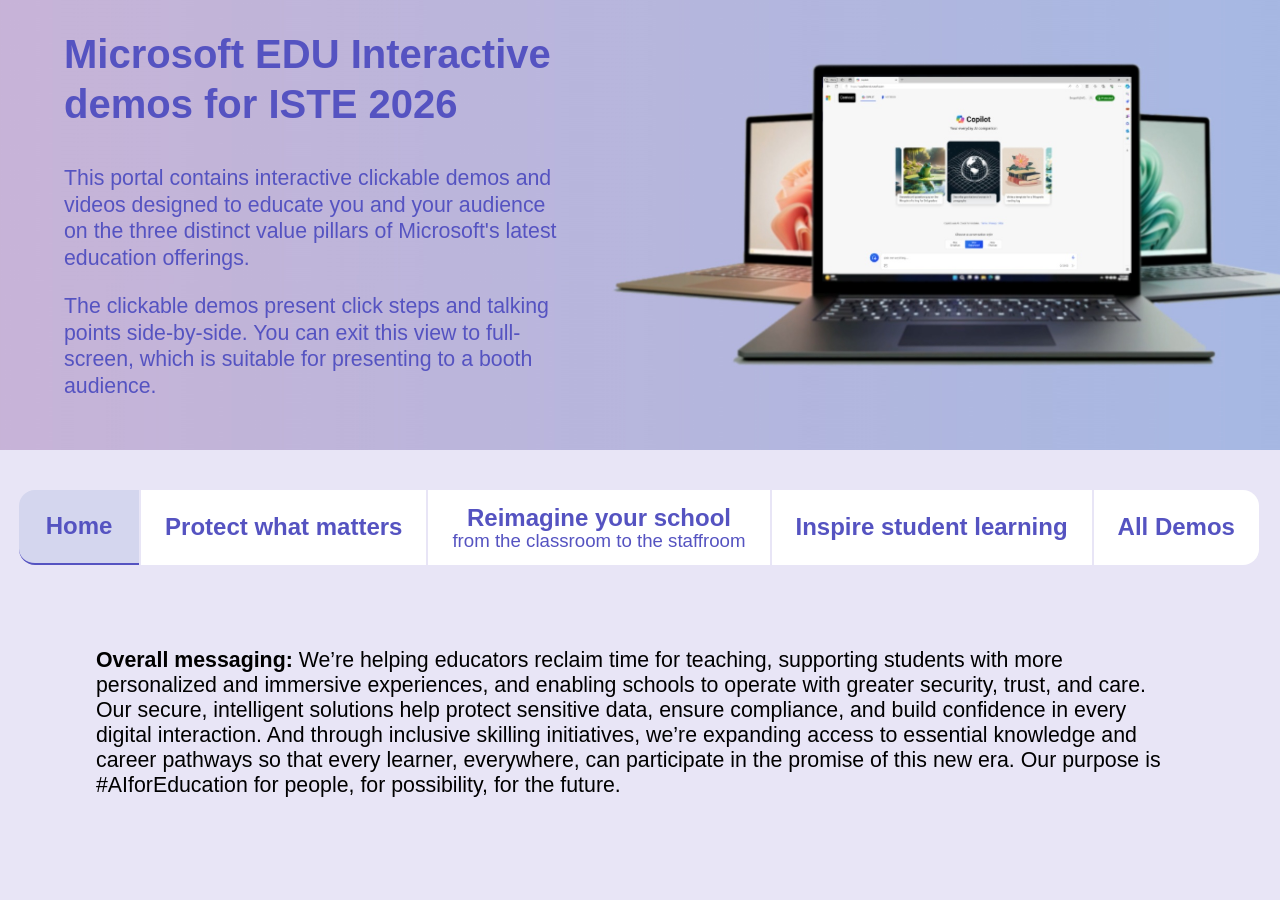
<file: index.html>
<!DOCTYPE html>
<html lang="en">

<head>
    <meta charset="UTF-8">
    <meta name="viewport" content="width=device-width, initial-scale=1.0">
    <title>Microsoft Education Demos (ISTE 2026)</title>
    <link rel="icon" type="image/x-icon" href="./icons/favicon.ico">
    <link rel="stylesheet" href="portalstyles.css">
</head>

<body class="homepage">
    <div class="home-banner">
        <div class="home-banner-left">
            <div class="title">Microsoft EDU Interactive demos for ISTE 2026</div>
            <div class="subtitle">
                <p>This portal contains interactive clickable demos and videos designed to educate you and your audience
                    on the three distinct value pillars of Microsoft's latest education offerings.</p>
                <p>
                    The clickable demos present click steps and talking points side-by-side. You can exit this view to
                    full-screen, which is suitable for presenting to a booth audience.</p>
            </div>
        </div>
        <div class="home-banner-right"></div>
    </div>
    <app-navigation></app-navigation>
    <div class="home-overall-message">
        <b>Overall messaging:</b>
        We’re helping educators reclaim time for teaching, supporting students with more personalized and immersive
        experiences, and enabling schools to operate with greater security, trust, and care. Our secure, intelligent
        solutions help protect sensitive data, ensure compliance, and build confidence in every digital interaction. And
        through inclusive skilling initiatives, we’re expanding access to essential knowledge and career pathways so
        that every learner, everywhere, can participate in the promise of this new era. Our purpose is #AIforEducation
        for people, for possibility, for the future.
    </div>
    <script src="analytics.js"></script>
    <script src="templates.js"></script>
</body>

</html>
</file>
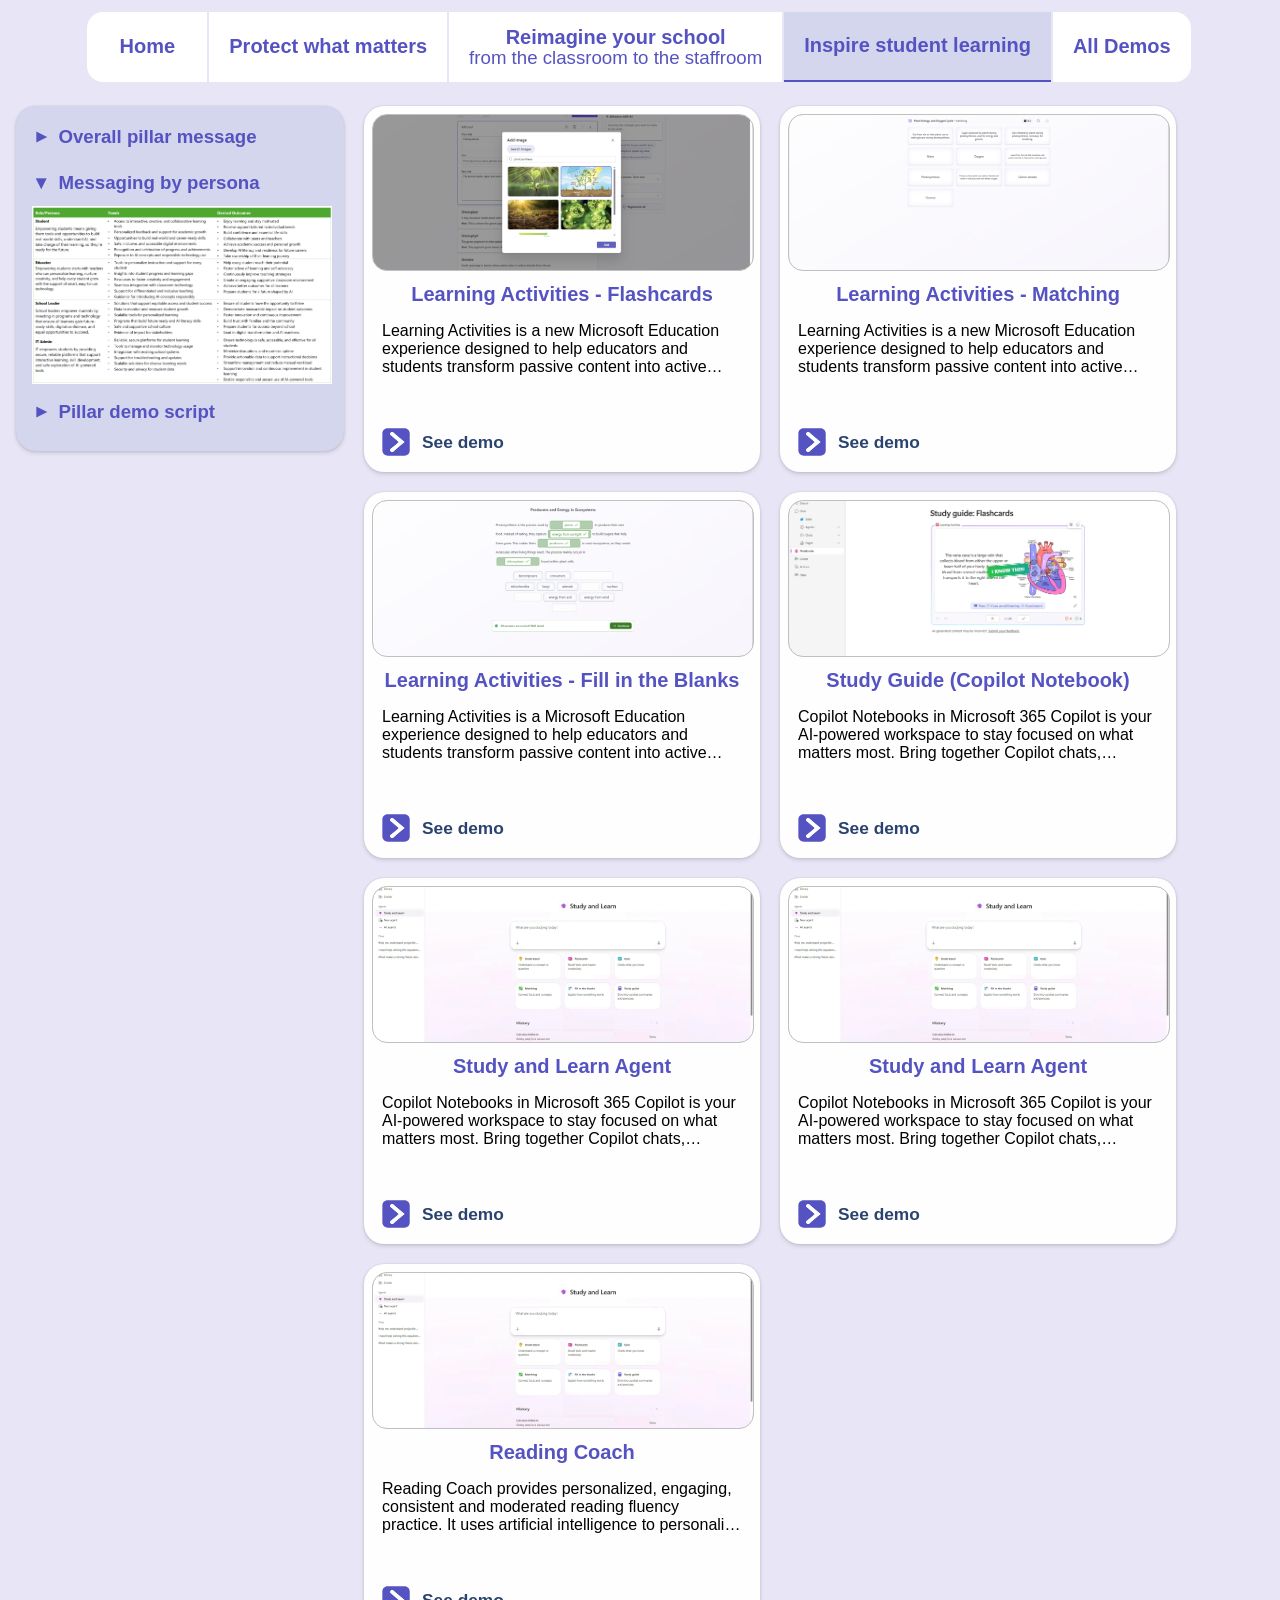
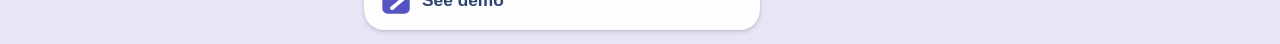
<file: accelerate.html>
<!DOCTYPE html>
<html lang="en">

<head>
    <meta charset="UTF-8">
    <meta name="viewport" content="width=device-width, initial-scale=1.0">
    <title>Inspire Student Learning</title>
    <link rel="icon" type="image/x-icon" href="./icons/favicon.ico">
    <link rel="stylesheet" href="https://cdnjs.cloudflare.com/ajax/libs/font-awesome/4.7.0/css/font-awesome.min.css">
    <link rel="stylesheet" href="portalstyles.css">
    <style type="text/css">
        .filter-pillar {
            display: none;
        }
    </style>
</head>

<body>
    <app-navigation></app-navigation>
    <div class="container">
        <app-filter-panel style="display: none;"></app-filter-panel>
        <div id="demo-pillar-info">
            <p class="pillar-category-title collapsed">Overall pillar message</p>
            <div class="pillar-content hidden">
                In today’s rapidly evolving world, academic knowledge alone isn’t enough students need practical skills,
                digital fluency, and the confidence to lead their own learning journey. By integrating AI-powered tools
                and platforms, schools can deliver personalized learning experiences, real-time feedback, and
                opportunities for creativity and collaboration.<br />
                This empowers students to develop essential skills, understand how AI shapes their future, and become
                active participants in their own learning journey.
            </div>
            <p class="pillar-category-title ">Messaging by persona</p>
            <div class="pillar-content ">
                <div class="persona-thumbnail">
                    <img title="Click to expand" alt="Detailed messaging by persona" src="./images/persona-matrix-empower-students.png"
                    onclick="displayImageInModal('./images/persona-matrix-empower-students.png', 'Empower Your Students: messaging by persona');" />
                </div>                
            </div>
            <p class="pillar-category-title collapsed">Pillar demo script</p>
            <div class="pillar-content indented hidden">
                <i class="fa fa-file-word-o" aria-hidden="true"></i>
                <a href="https://microsoft.sharepoint.com/:w:/t/ISTEDemobooth/cQrUnA51YCwMSLK01uvhRZONEgUCu7HagPNALBxSx4e4yQQnrA">Demo script (in MS Teams)</a>
            </div>

        </div>
        <div class="right">
            <div id="demo-container">Demo card placeholder</div>
        </div>
    </div>

    <!-- Modal popup: demo page -->
    <app-demo-page></app-demo-page>

    <!-- Modal popup: image modal -->
    <app-image-modal></app-image-modal>

    <!-- Modal popup: video player -->
    <div id="videoModal" class="modal"></div>
    <div id="replayContainer"></div>
    <div id="regaleVideoRef"></div>

    <script src="analytics.js"></script>
    <script src="templates.js"></script>
    <script src="fportal.js"></script>
    <script>
        document.addEventListener('DOMContentLoaded', function () {
            setPillarFilter("Inspire student learning");
            initializePillarToggle();
        });

        getDemoItemFromUrl();
    </script>
</body>

</html>
</file>
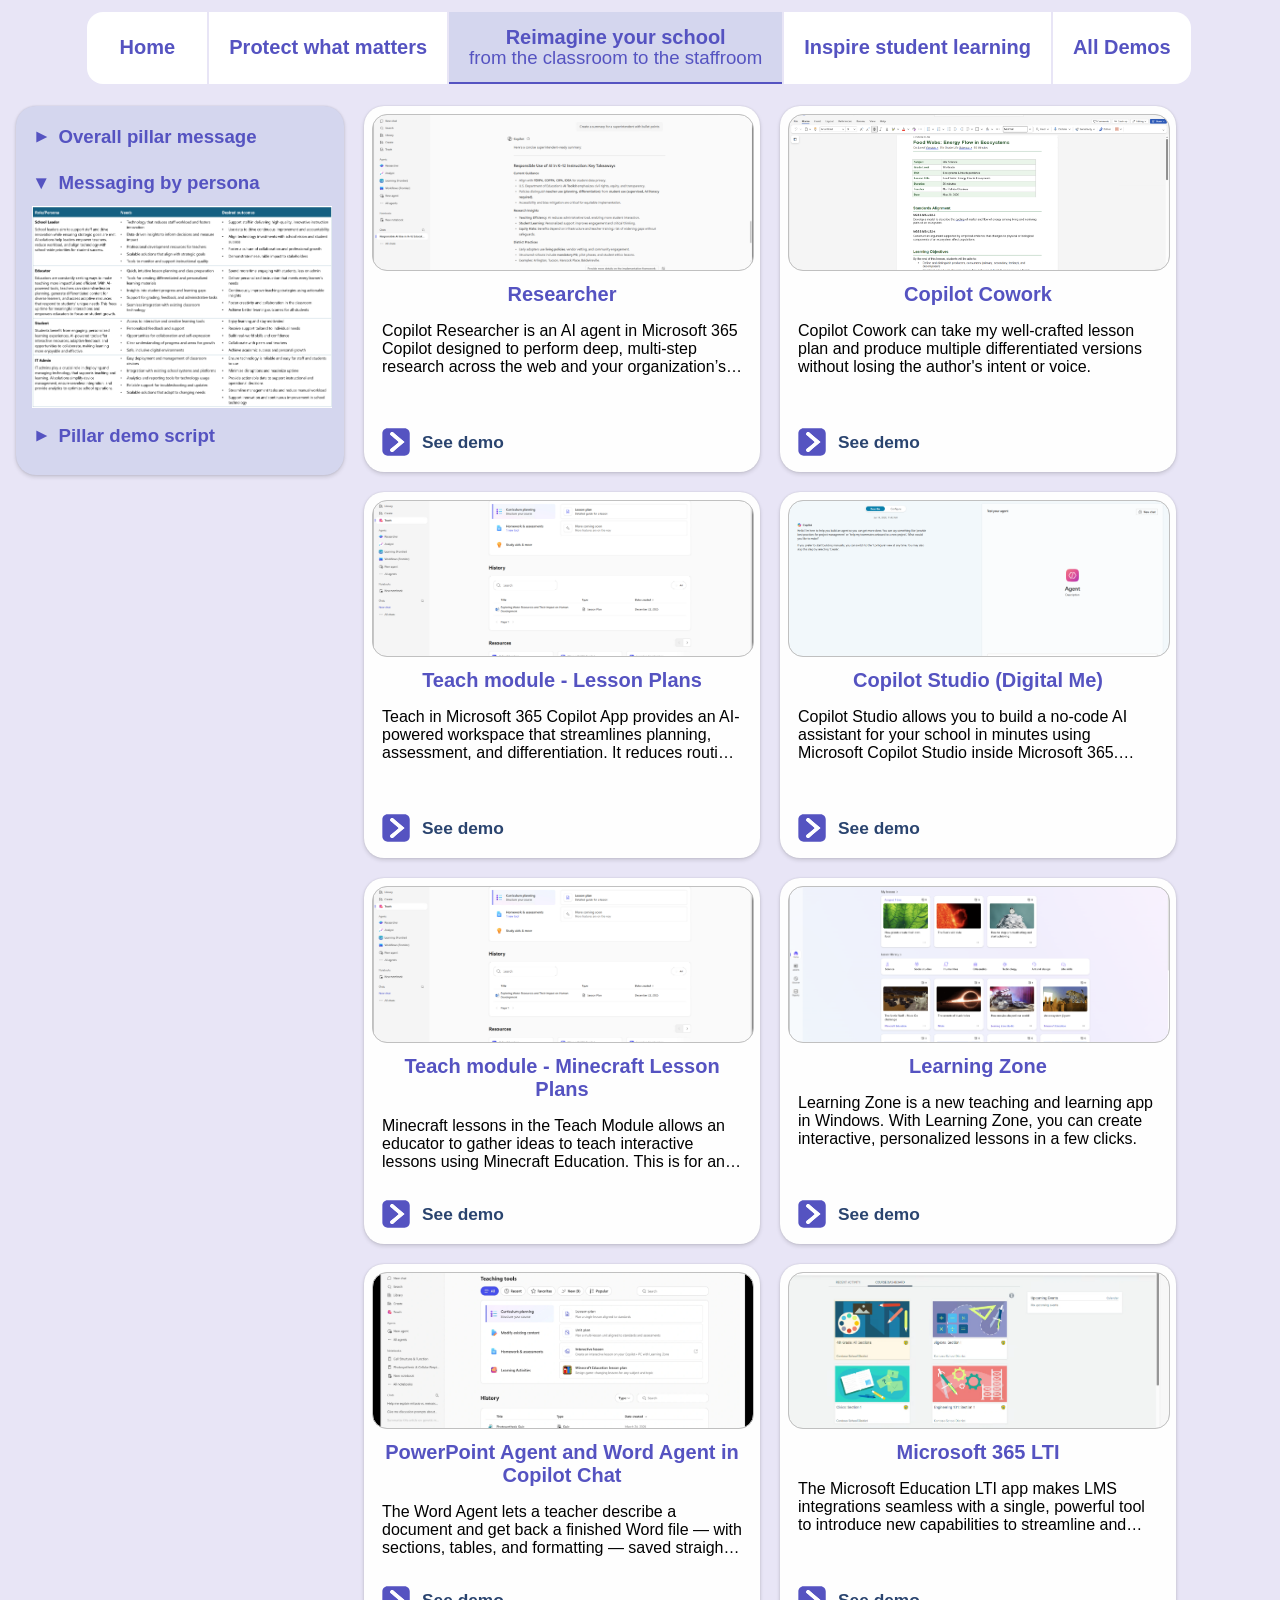
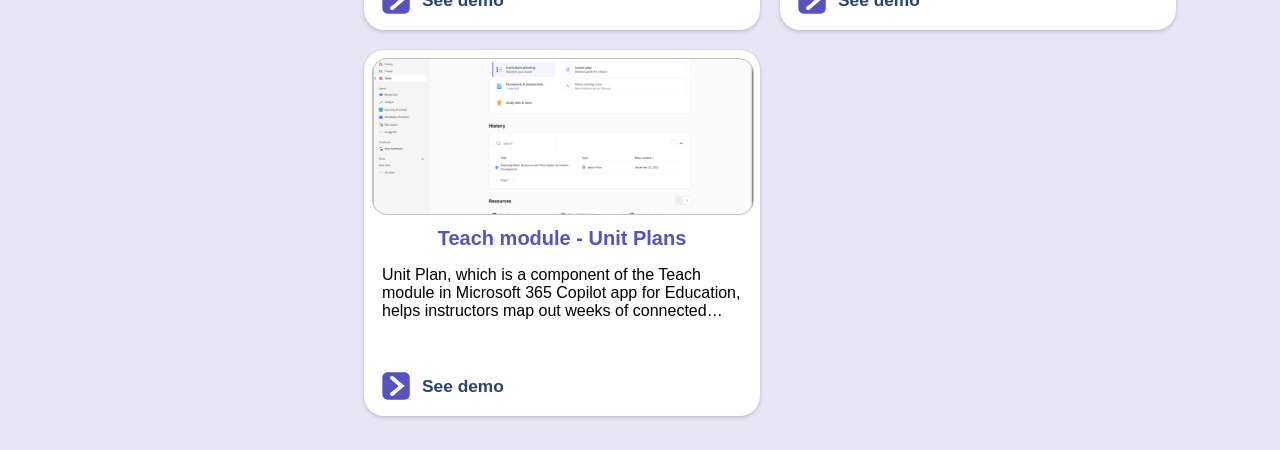
<file: ai.html>
<!DOCTYPE html>
<html lang="en">

<head>
    <meta charset="UTF-8">
    <meta name="viewport" content="width=device-width, initial-scale=1.0">
    <title>Reimagine Your School - from the classroom to the staffroom</title>
    <link rel="icon" type="image/x-icon" href="./icons/favicon.ico">
    <link rel="stylesheet" href="https://cdnjs.cloudflare.com/ajax/libs/font-awesome/4.7.0/css/font-awesome.min.css">
    <link rel="stylesheet" href="portalstyles.css">
    <style type="text/css">
        .filter-pillar {
            display: none;
        }
    </style>
</head>

<body>
    <app-navigation></app-navigation>
    <div class="container">
        <app-filter-panel style="display: none;"></app-filter-panel>
        <div id="demo-pillar-info">
            <p class="pillar-category-title collapsed">Overall pillar message</p>
            <div class="pillar-content hidden">
                Transform learning from the classroom to the staffroom with the power of artificial intelligence. AI
                helps educators, school leaders, IT professionals, and students achieve more by reducing administrative
                tasks, personalizing learning, and delivering actionable insights.<br />
                Enhance instruction with streamlined class preparation, differentiated content, and adaptive tools,
                supported by insights that empower educators to focus on what matters most: student growth and
                engagement.<br />
                Create inclusive digital experiences by using generative AI to simplify operations and provide
                conversational campus support. Turn insights into action to boost engagement, accelerate research, and
                enable data-driven decisions, all while safeguarding sensitive information.<br />
                Innovate with confidence in a secure, flexible, and connected AI-ready foundation across hybrid and
                multi-cloud environment.
            </div>

            <p class="pillar-category-title ">Messaging by persona</p>
            <div class="pillar-content ">
                <div class="persona-thumbnail">
                    <img title="Click to expand" alt="Detailed messaging by persona" src="./images/persona-matrix-reimagine-school.png"
                    onclick="displayImageInModal('./images/persona-matrix-reimagine-school.png', 'Reimagine Your School: messaging by persona');" />
                </div>                
            </div>
            <p class="pillar-category-title collapsed">Pillar demo script</p>
            <div class="pillar-content indented hidden">
                <i class="fa fa-file-word-o" aria-hidden="true"></i>
                <a href="https://microsoft.sharepoint.com/:w:/t/ISTEDemobooth/cQoqRubaGF9MRLKU7A-xMe7zEgUCWTt1ri-LMcuJty5jOAvOVQ">Demo script (in MS Teams)</a>
            </div>
        </div>
        <div id="demo-container">Demo card placeholder</div>
    </div>
    </div>

    <!-- Modal popup: demo page -->
    <app-demo-page></app-demo-page>

    <!-- Modal popup: image modal -->
    <app-image-modal></app-image-modal>

    <!-- Modal popup: video player -->
    <div id="videoModal" class="modal"></div>
    <div id="replayContainer"></div>
    <div id="regaleVideoRef"></div>

    <script src="analytics.js"></script>
    <script src="templates.js"></script>
    <script src="fportal.js"></script>
    <script>
        document.addEventListener('DOMContentLoaded', function () {
            setPillarFilter("Reimagine your school");
            initializePillarToggle();
        });

        getDemoItemFromUrl();
    </script>
</body>

</html>
</file>
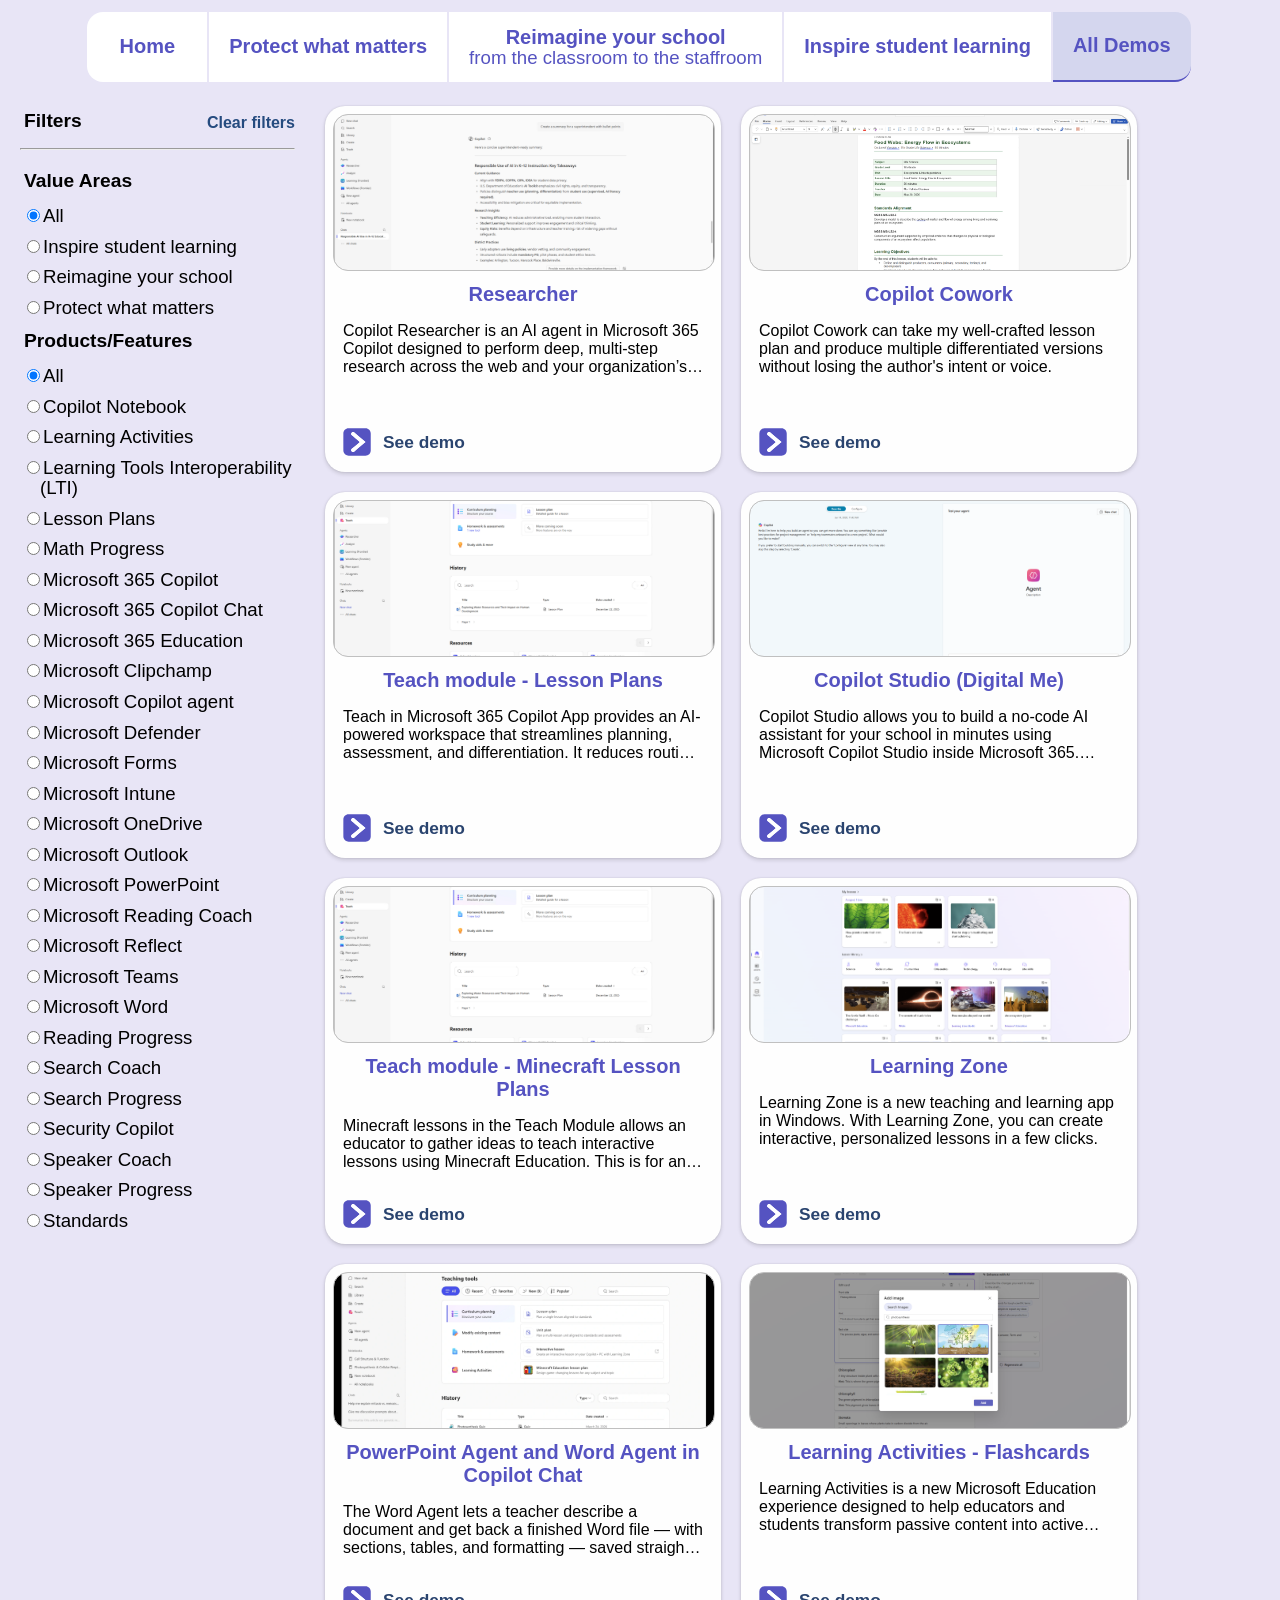
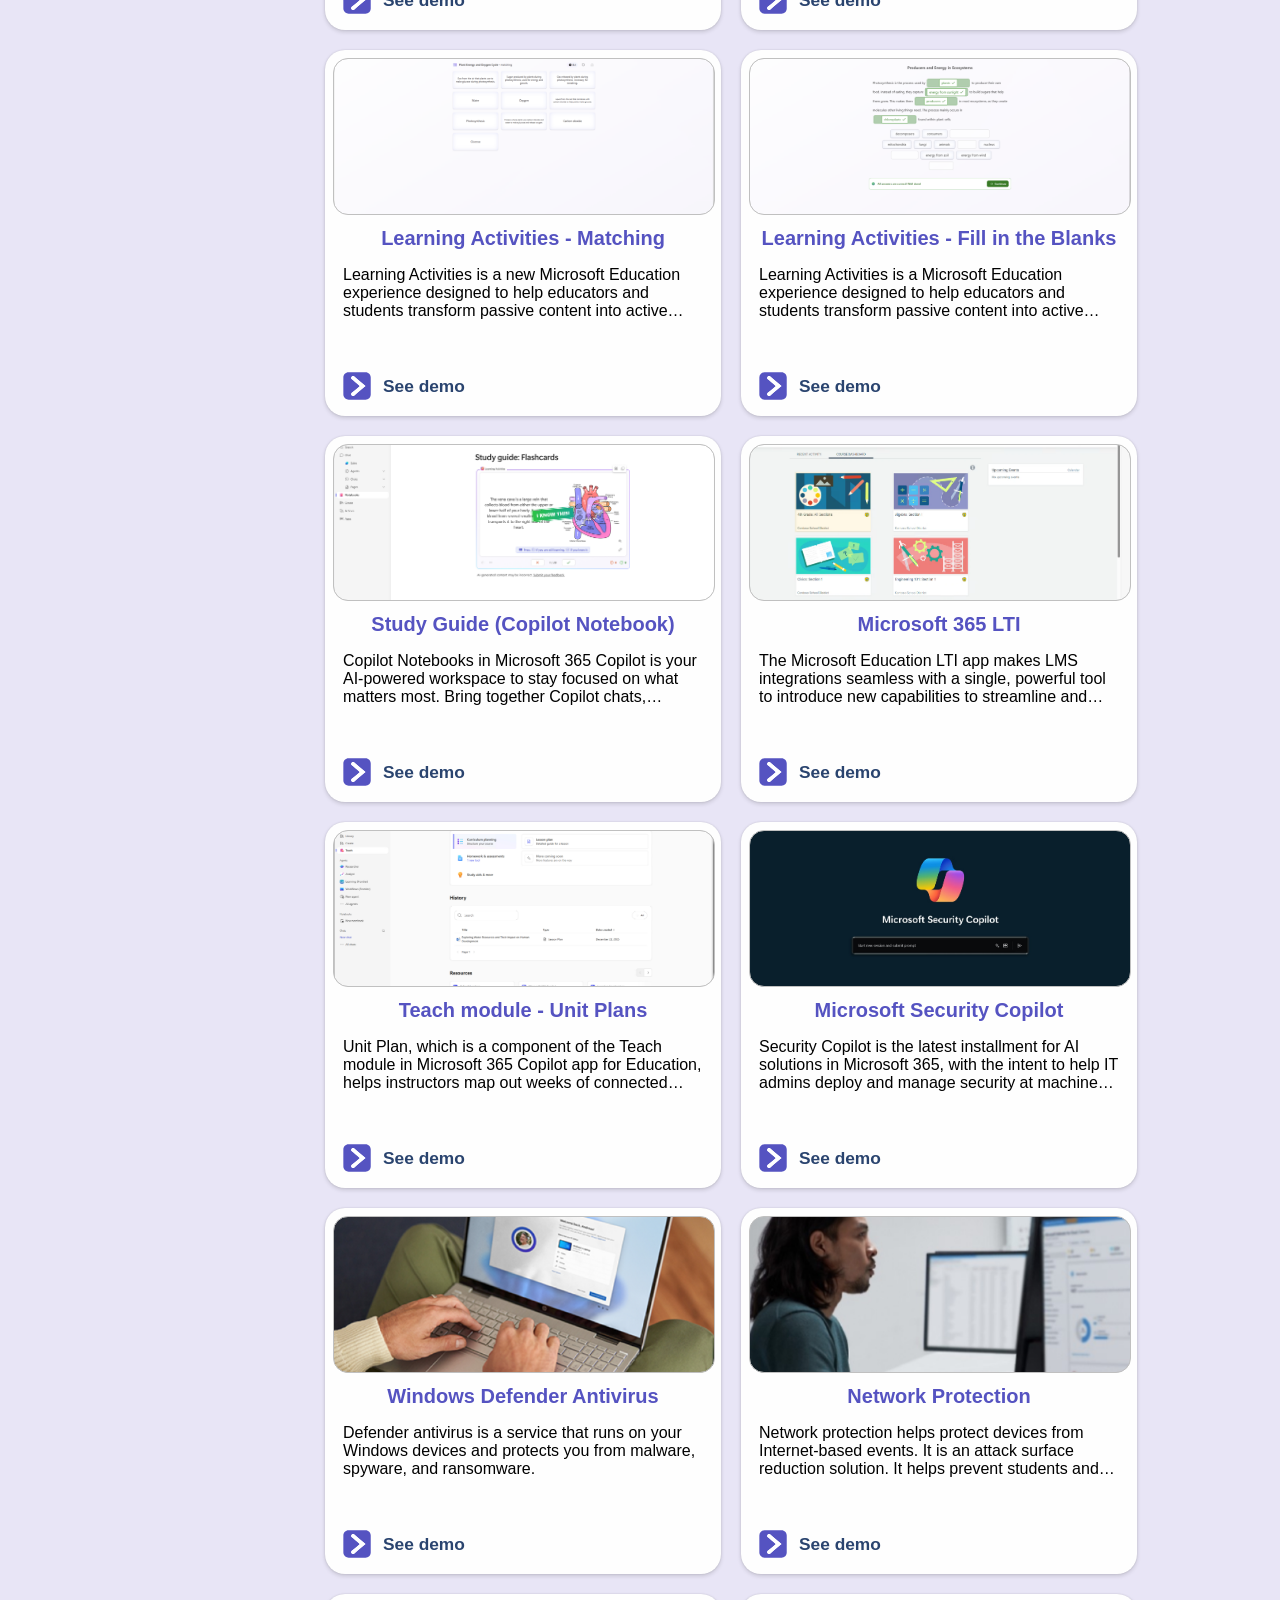
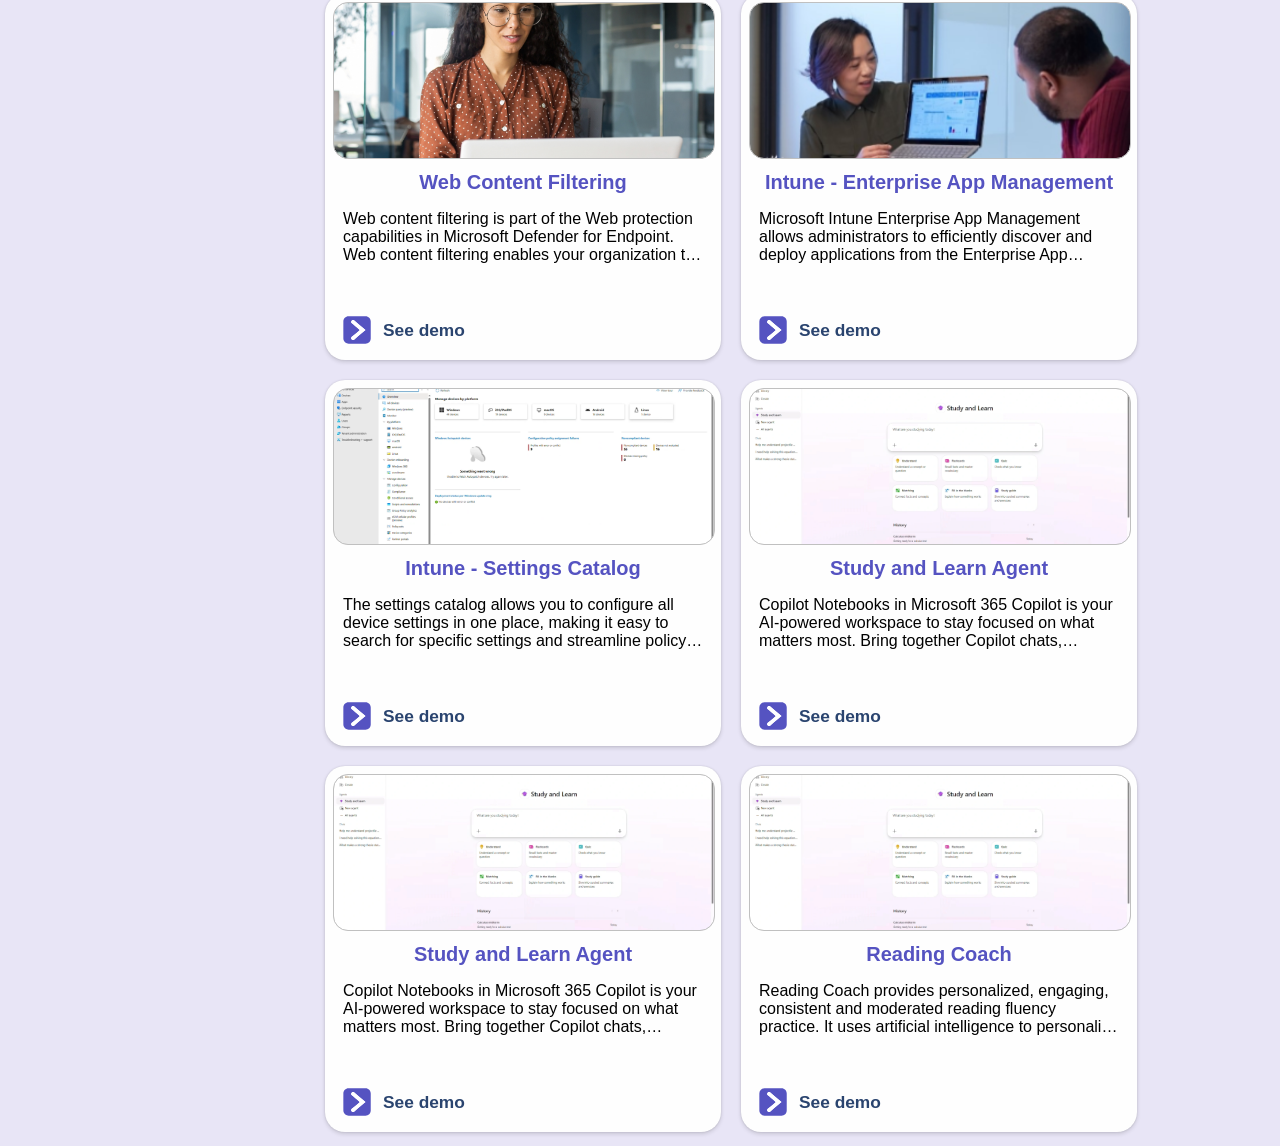
<file: alldemos.html>
<!DOCTYPE html>
<html lang="en">

<head>
    <meta charset="UTF-8">
    <meta name="viewport" content="width=device-width, initial-scale=1.0">
    <title>All Demos</title>
    <link rel="icon" type="image/x-icon" href="./icons/favicon.ico">
    <link rel="stylesheet" href="https://cdnjs.cloudflare.com/ajax/libs/font-awesome/4.7.0/css/font-awesome.min.css">
    <link rel="stylesheet" href="portalstyles.css">
</head>

<body>
    <app-navigation></app-navigation>
    
    <div class="container">
        <app-filter-panel></app-filter-panel>
        <div class="right">
            <div id="demo-pillar-info" style="display: none;"></div>
            <div id="demo-container">Demo card placeholder</div>
        </div>
    </div>

    <!-- Modal popup: demo page -->
     <app-demo-page></app-demo-page>

    <!-- Modal popup: video player -->
    <div id="videoModal" class="modal"></div>
    <div id="replayContainer"></div>
    <div id="regaleVideoRef"></div>

    <script src="analytics.js"></script>
    <script src="templates.js"></script>
    <script src="fportal.js"></script>
    <script>
        getDemoItemFromUrl();
    </script>
</body>

</html>
</file>
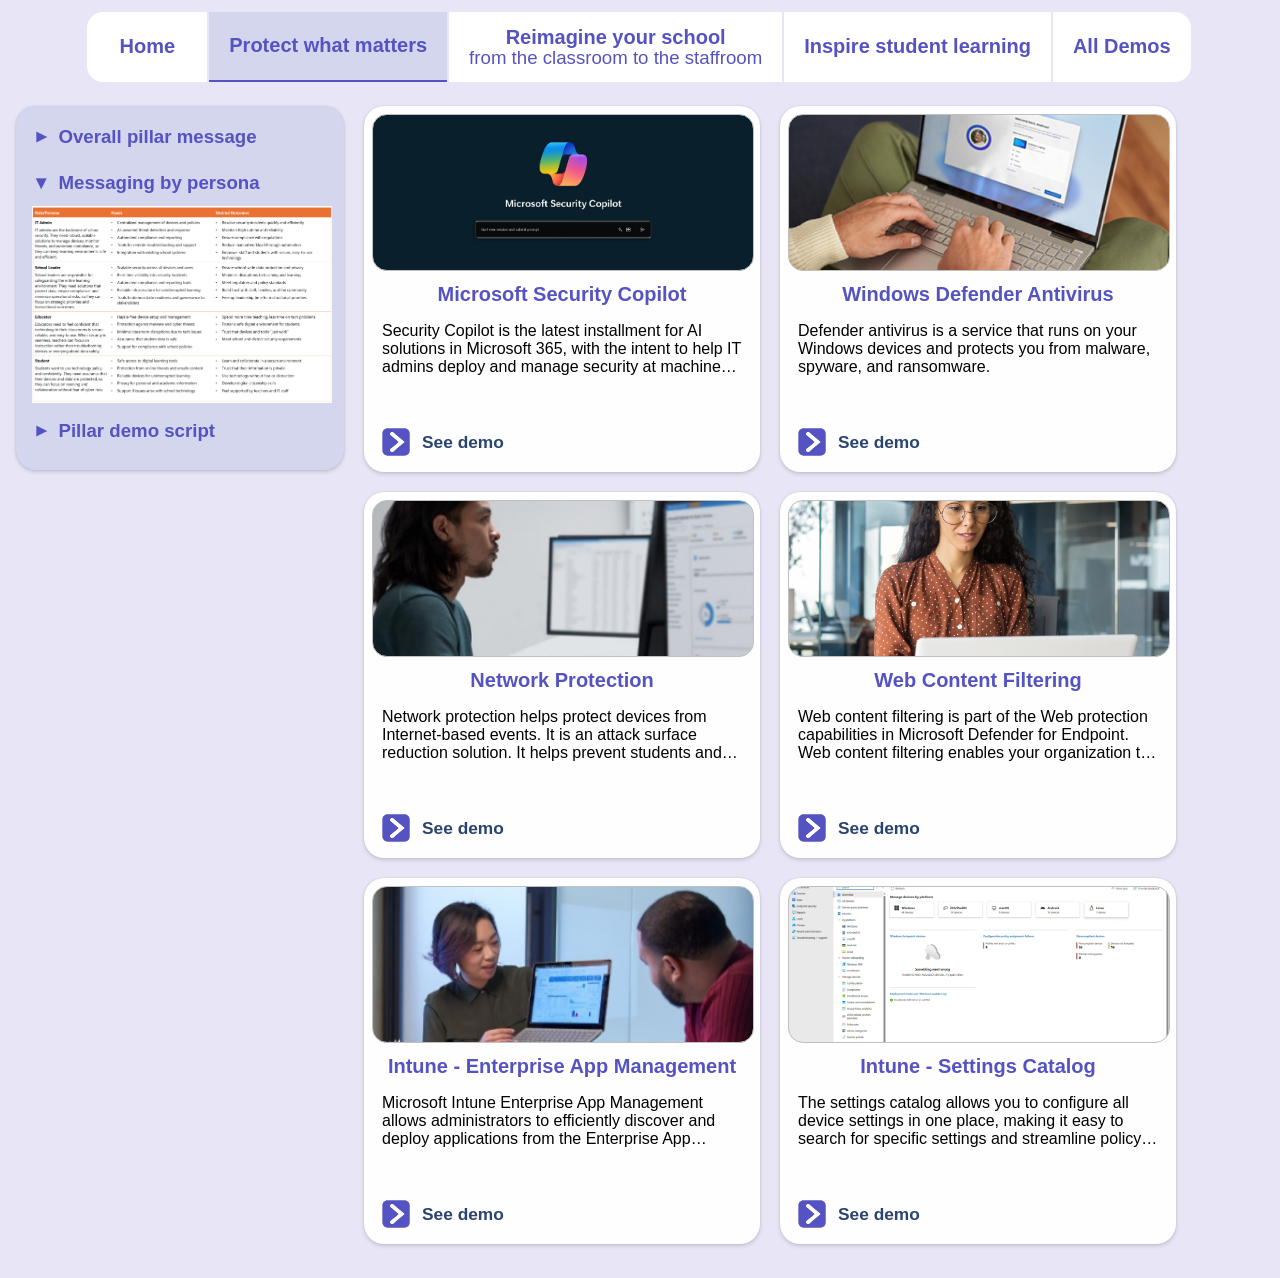
<file: secure.html>
<!DOCTYPE html>
<html lang="en">

<head>
    <meta charset="UTF-8">
    <meta name="viewport" content="width=device-width, initial-scale=1.0">
    <title>Protect what matters</title>
    <link rel="icon" type="image/x-icon" href="./icons/favicon.ico">
    <link rel="stylesheet" href="https://cdnjs.cloudflare.com/ajax/libs/font-awesome/4.7.0/css/font-awesome.min.css">
    <link rel="stylesheet" href="portalstyles.css">
    <style type="text/css">
        .filter-pillar {
            display: none;
        }
    </style>
</head>

<body>
    <app-navigation></app-navigation>
    <div class="container">
        <app-filter-panel style="display: none;"></app-filter-panel>
        <div id="demo-pillar-info">
            <p class="pillar-category-title collapsed">Overall pillar message</p>
            <div class="pillar-content hidden">
                Protect what matters is about empowering schools to safeguard their digital environments with
                advanced, AI-powered tools—so that learning is never interrupted by security threats. Microsoft builds
                on trust by delivering solutions that protect identities, devices, and data, ensuring compliance and
                resilience across every layer of the education ecosystem. In this demo, you’ll see how Microsoft
                supports the deployment, management, and security of devices and online tools, making it easier for
                every role in education to focus on what matters most: student success.
            </div>
            <p class="pillar-category-title ">Messaging by persona</p>
            <div class="pillar-content ">
                <div class="persona-thumbnail">
                    <img title="Click to expand" alt="Detailed messaging by persona" src="./images/persona-matrix-protect-with-confidence.png"
                        onclick="displayImageInModal('./images/persona-matrix-protect-with-confidence.png', 'Protect with Confidence: messaging by persona');" />
                </div>
            </div>
            <p class="pillar-category-title collapsed">Pillar demo script</p>
            <div class="pillar-content indented hidden">
                <i class="fa fa-file-word-o" aria-hidden="true"></i>
                <a href="https://microsoft.sharepoint.com/:w:/t/ISTEDemobooth/cQrNdglkOe8hSp-q0TgQpycuEgUCAHSe4Y4tSSt7Qsh0vryOGQ">Demo script (in MS Teams)</a>
            </div>
        </div>
        <div id="demo-container">Demo card placeholder</div>
    </div>
    </div>

    <!-- Modal popup: demo page -->
    <app-demo-page></app-demo-page>

    <!-- Modal popup: image modal -->
    <app-image-modal></app-image-modal>

    <!-- Modal popup: video player -->
    <div id="videoModal" class="modal"></div>
    <div id="replayContainer"></div>
    <div id="regaleVideoRef"></div>

    <script src="analytics.js"></script>
    <script src="templates.js"></script>
    <script src="fportal.js"></script>
    <script>
        document.addEventListener('DOMContentLoaded', function () {
            setPillarFilter("Protect what matters");
            initializePillarToggle();
        });

        getDemoItemFromUrl();
    </script>
</body>

</html>
</file>
<file: portalstyles.css>
body {
    margin: 0;
    font-family: "Segoe UI", sans-serif;
    background-color:#e1f1f9;
    min-width: 1024px;
}

.top-navigation {
    margin: 0;
    padding:12px;
    text-align: center;
    height: 50px;
    display:grid;
    align-items: center;
}
.container {
    display:flex;
    margin: 20px 0 4px 4px;
}

#filter-panel {
    width: 275px;

    padding: 16px 0 0 16px;
}
#filter-panel span {
    display: block;
    width: 250px;
}
#filter-panel span {
    font-size: larger;
    font-weight: 600;
    padding: 0 0 8px 4px;
}
.filter-title {
    font-size: larger;
    font-weight: 600;
    padding: 12px 4px 4px;
}
#filter-panel form label {
    line-height: 1.1em;
    margin-left: 8px;
    font-size: 14pt;
    cursor: pointer;
    display: inline-block;
    padding-left: 12px;
    padding-top: 10px;
    text-indent: -18px;
}
input[type="radio"]:checked + label {
    font-weight: bold;
    color:#0067b8;
}
.filter-header {
    display: flex;
}
#clear-filters {
    width:150px;
    padding: 4px 0;
    color: #254b7f;
    font-weight: 600;
    border-radius: 12px;
    cursor: pointer;
    text-align: right;
}
#demo-pillar-info {
    width: 320px;
    padding: 8px 12px 16px 16px;
    font-size: 13pt;
    margin: 12px -10px 0 12px;
    border-radius: 20px;
    height: fit-content;
    background-color: #d4d6ee;
    box-shadow: rgba(0, 0, 0, 0.12) 0px 0px 2px 0px, rgba(0, 0, 0, 0.14) 0px 2px 4px 0px;
}

#demo-pillar-info a {
    text-decoration: none;
}
#demo-pillar-info a:hover {
    text-decoration: underline;
}
#demo-pillar-info a:visited, #demo-pillar-info a:link {
    color: #0067b8;
}
.pillar-content ul {
    margin-block-start: 0;
    margin-block-end: 4px;
}
#demo-container {
    flex-grow: 1;
    padding: 2px 0 20px 20px;
    display: block;
    clear: both;
}

.demo-card {
    float:left;
    width: 380px;
    height: 350px;
    padding: 8px;
    margin: 10px;
    border: 0 solid #ccc;
    border-radius: 20px;
    background-color: #fefefe;
    box-shadow: rgba(0, 0, 0, 0.12) 0px 0px 2px 0px, rgba(0, 0, 0, 0.14) 0px 2px 4px 0px;
}
.demo-card:hover {
    background-color: #f8f7f8;
}
.demo-thumbnail {
    width: 100%;
    height: 155px;
    border-radius: 15px;
    border: 1px solid silver;
    background-color: silver;
    background-size: cover;
    background-repeat: no-repeat;
    background-position: center;
}
p.demo-desc {
    display: -webkit-box;
    -webkit-line-clamp: 3;
    line-clamp: 3;
    -webkit-box-orient: vertical;
    overflow: hidden;
    text-overflow: ellipsis;
}
.demo-metadata {
    position: relative;
    padding: 0 10px;
}
p.demo-products {
    margin: 10px 0;
}
.demo-metadata h3 {
    color: #0067b8;
    text-align: center;
    font-weight: 600;
    font-size: 15pt;
    margin: 12px 0 2px 0;
    cursor: pointer;
}
.demo-metadata h3:hover {
    text-decoration: underline;
}
.more-link {
    position: absolute;
    top:145px;
    width:100%;
    text-decoration: none;
    color: rgb(42, 68, 111);
    display: flex;
    align-items: center;
    font-weight: 600;
    font-size: 13pt;
    cursor: pointer;
    vertical-align: middle;
}
.more-link:hover {
    text-decoration: underline;
}
.more-arrow {
    float: left;
    content: "";
    width:28px;
    height: 28px;
    margin-right: 12px;
    background-image: url('./icons/chevron-go.svg');
    background-size: contain;
    background-repeat: no-repeat;
}
.top-navigation ol {
    list-style-type: none;
    padding: 0;
    margin: 0;
    display:flex;
    justify-content: center;
    margin-block-start: 0;
    margin-block-end: 0;
}
.top-navigation li {
    font-size: 20px;
    background-color: white;
    min-width: 120px;
    border-bottom-width: 2px;
    margin-right: 2px;
    display: flex;
    align-items: center;
    justify-content: center;
}
.top-navigation li:first-child{
    border-top-left-radius: 16px;
    border-bottom-left-radius: 16px;
}
.top-navigation li:last-child{
    border-top-right-radius: 16px;
    border-bottom-right-radius: 16px;
    border-right: 0;
}
.top-navigation li.selected{
    background-color: aliceblue;
    border-bottom: 2px #0067b8 solid;
}
.top-navigation li a {
    color:#0067b8;
    text-decoration: none;
    font-weight: 600;
    display:grid;
}

.top-navigation li:hover {
    background-color: aliceblue;
    border-bottom: 2px #0067b8 solid; 
}
.homepage .top-navigation li {
    font-size: 26px;
}

.top-navigation a span {
    font-size: 14pt;
    font-weight: normal;
    display: block;
    line-height: 1em;
}

.home-banner {
    width: 100%;
    height: calc(100vw/3);
    min-height: 500px;
    display: flex;
    align-items: center;
    background-image: url("./images/edu-home-bg.jpg");
    background-position-x: center;
    background-position-y: top;
    background-size:cover;
    background-repeat: no-repeat;
    background-color: #254b7f;
}
.home-overall-message {
    width: 85%;
    margin: 96px auto 20px auto;
    text-align: left;
    font-size: 16pt;
}

@media screen and (min-width:1450px) {
    .home-banner {
        min-height: 50vh;
        background-size: cover;
        background-position-x: right;
    }
}
@media screen and (min-width:1299px) {
    .home-banner {
        min-height: 50vh;
        background-size: cover;
        background-position-x: center;
    }
}

@media screen and (max-width:1299px) {
    .home-banner {
        min-height: 50vh;
        background-size: cover;
        background-position-x: calc(50% - 0.1vw);
    }
    .homepage .top-navigation li {
        font-size: 24px;
    }
    .top-navigation li a {
        padding: 14px 0.66em;
    }
    
}
.home-banner-left {
    color: white;
    display: block;
    flex-basis: calc(40% - 10px);
    flex-grow: 0;
    flex-shrink: 0;
    line-height: 24px;
    text-align: left;
    padding: 0 5%;
}
.home-banner-right {
    display: block;
    flex-basis: calc(40% - 10px);
    height: 0;
}
.home-banner-left .title {
    font-size: 45px;
    font-weight: 600;
    margin-bottom: 36px;
    line-height: 1.25em;
}
.home-banner-left .subtitle {
    font-size: 16pt;
    line-height: 1.5em;
}
.homepage {
    display: flex;
    flex-flow: column;
    height: 100vh;
}
.homepage .top-navigation {
    padding-top: calc(10vh - 50px );
    background-repeat: repeat-x;
    flex: 1 1 auto;
    align-items: flex-start;
    margin-bottom: 0;
}
.no-match {
    text-align: center;
    padding-right: 270px;
    padding-top: 30px;
    font-size: 14pt;
}

/***** modal styles *****/
.modal {
    display: none;
    position: fixed;
    z-index: 1;
    left: 0;
    top: 0;
    width: 100%;
    height: 100%;
    overflow: hidden;
    overflow-y: scroll;
    background-color: rgba(0, 0, 0, 0.8);
}

.modal-content {
    background-color: white;
    margin: 5% auto;
    padding: 16px;
    border: 1px solid #888;
    border-radius: 10px;
    width: 90%;
    min-width: 900px;
    max-width: 1800px;
    min-height: 500px;
    overflow-y: auto;
}

#demoDetails, #imageDetails {
    display: table;
    width: 100%;
}

.demo-left,
.demo-right {
    display: table-cell;
    padding: 10px 30px;
    width: 50%;
    vertical-align: top;
}
.demo-left {
    font-size: 20px;
    width: 40%;
    vertical-align: top;
}
.demo-left > div {
    margin: 16px 0;
}
.demo-left h2 {
    color: #0067b8;
     font-weight: 600;
}
@media screen and (min-width:1280px) {
    .demo-left h2 {
        font-size: 45px;
    }
    .top-navigation li a {
        padding: 14px 1em;
    }
}
@media screen and (min-width:1600px) {
    .top-navigation li a {
        padding: 14px 2em;
    }
}
@media screen and (min-width:2100px) {
    .top-navigation li a {
        padding: 14px 3em;
    }
}

.demo-left .demo-summary {
    padding: 8px 0;
}

.demo-left .demo-personas p {
    margin: 6px 0 0 16px;
    font-size: 14pt;
}

.demo-right {
    text-align: center;
    overflow-x: hidden;
    width: 60%;
    padding-top: 30px;
    vertical-align:middle;
}

.demo-links a {
    width: 180px;
    margin: 16px;
    display: inline-block;
    text-decoration: none;
    font-size: large;
    color: white;
    background-color: #0067b8;
    padding: 12px;
    border-radius: 10px;
}

.demo-links a:hover {
    background-color: #0067b8;
}

.demo-right img {
    width:100%;
    min-width: 500px;
    height: 50%;
    min-height: 300px;
    margin-bottom: 10px;
}

.close {
    color:#0067b8;
    position: relative;
/*    right: 5%; */
    float: right;
    font-size: 30px;
    margin-top: -10px;
}

.close:hover,
.close:focus {
    color: #004e89;
    text-decoration: none;
    cursor: pointer;
}

#replayContainer {
    display: none;
    position: fixed;
    top: 50%;
    left: 50%;
    transform: translate(-50%, -50%);
    width: 85%;
    height: 85%;
    box-shadow: 0 0 10px rgba(0, 0, 0, 0.1);
    z-index: 999;
    overflow: auto;
}

i.fa {
    padding-right: 3px;
}

#videoModal {
    position: fixed;
    display: none;
    /* change to display:grid for video render */
    place-items: center;
    z-index: 100;
}

#videoModal>iframe {
    border-width: 0;
    width: 59%;
    height: 66%;
}

.smart-player-embed-container {
    height: 90vh !important;
    position: static !important;
}

.close-video {
    width: 40px;
    height: 40px;
    display: grid;
    align-content: center;
    border-radius: 12px;
    border: white 2px solid;
    background-color: #0068b86d;
    color: white;
    font-size: 20pt;
    position: absolute;
    z-index: 1001;
    right: 20px;
    top: 20px;
    padding-left: 2px;
    cursor: pointer;
}
.close-video:hover {
    background-color: #0067b8;
}

/**************************************************************/

body {
    background-color:#e8e5f6;
}
input[type="radio"]:checked + label {
    color: blue;
}
.demo-card {
    border: 0 solid #ccc;
    background-color: #fefefe;
}
.demo-card:hover {
    background-color: #f8f7f8;
}
.demo-thumbnail {
    border: 1px solid silver;
    background-color: silver;
}
.demo-metadata h3 {
    color: #5553c1
}
.more-link {
    color: rgb(42, 68, 111);
}
.top-navigation li {
    background-color: white;
}
.top-navigation li.selected{
    background-color: #d4d6ee;
    border-bottom: 2px #5553c1 solid;
}
.top-navigation li a {
    color:#5553c1;
}
.top-navigation li:hover {
    background-color: #d4d6ee;
    border-bottom: 2px #5553c1 solid; 
}
.home-banner {
    width: 100%;
    height: calc(100vw/3);
    min-height: 500px;
    display: flex;
    align-items: center;
    background-image: url("./images/edu-home-bg.jpg");
    background-position-x: calc(50% - 200px);
    background-position-y: top;
    background-size:cover;
    background-repeat: no-repeat;
    background-color: #254b7f;
}
@media screen and (min-width:1450px) {
    .home-banner {
        min-height: 50vh;
        background-size: cover;
        background-position-x: calc(50% - 200px);
    }
}
@media screen and (min-width:1200px) {
    .home-banner {
        min-height: 50vh;
        background-size: cover;
        background-position-x: calc(50% - 200px);
    }
}
@media screen and (max-width:1199px) {
    .home-banner {
        min-height: 50vh;
        background-size: cover;
        background-position-x: calc(50% - 200px);
    }
}
.home-banner-left {
    color: #5553c1;
}
.home-banner-right {
    display: block;
    flex-basis: calc(40% - 10px);
    height: 0;
}
.home-banner-left .title {
    font-size: 40px;
    font-weight: 600;
    margin-bottom: 36px;
    line-height: 1.25em;
}
.home-banner-left .subtitle {
    font-size: 16pt;
    line-height: 1.25em;;
}

/***** modal styles *****/
.modal-content {
    background-color: white;
    border: 1px solid #888;
}
.demo-left h2 {
    color: #5553c1;
}

.demo-links a {
    color: white;
    background-color: #5553c1;
}

.demo-links a:hover {
    background-color: #3d3b85;
}

.close {
    color:#38299c;
}

.close:hover,
.close:focus {
    color: black;
    text-decoration: none;
    cursor: pointer;
}

/**** BETT 26 styles ***/
#demo-pillar-info {
    margin-bottom: 10px;
}
#demo-pillar-info ul {
    padding-inline-start: 20px;
}
#demo-pillar-info ul li {
    padding-bottom: 8px;
}
#demo-pillar-info hr {
    border: 0;
    height: 1px;
    background-color: #ddd;
    margin: 16px 0;
}
#regaleVideoRef {
    position: absolute;
    top: -10000px;
}
.pillar-category-title {
    color: #5553c1;
    font-size: 14pt;
    font-weight: 600;
    cursor: pointer;
    margin-block-start: 12px;
    margin-block-end: 12px;
    user-select: none;
}
.pillar-category-title::before {
    content: '▼ ';
    display: inline-block;
    transition: transform 0.2s;
    margin-right: 8px;
}
.pillar-category-title.collapsed::before {
    transform: rotate(-90deg);
}
.pillar-content {
    transition: max-height 0.3s ease-out, opacity 0.3s ease-out;
    overflow: hidden;
}
.pillar-content.hidden {
    max-height: 0;
    opacity: 0;
}
.persona-thumbnail img {
    width:300px;
    cursor: pointer
}
#imageModal {
    display: none;
}
#imageDetails img {
    max-width: 100%;
    height: auto;
}
.indented {
    padding-left: 20px;
}

/* ── Mid width: 1000–1250px ── */
@media screen and (min-width: 1000px) and (max-width: 1250px) {
    /* Prevent horizontal scroll at 1000–1023px where body min-width: 1024px still applies */
    body {
        min-width: 1000px;
    }

    /* Narrow sidebar so demo cards get more room */
    #filter-panel {
        width: 220px;
        padding: 12px 0 0 12px;
    }

    #filter-panel span {
        width: 200px;
    }

    #demo-pillar-info {
        width: 240px;
        margin-right: 0;
    }

    /* Smaller cards so two fit per row in the tighter demo area */
    .demo-card {
        width: 300px;
        height: 330px;
    }

    /* Shrink nav tabs to fit */
    .top-navigation li {
        font-size: 16px;
        min-width: 90px;
    }

    .homepage .top-navigation li {
        font-size: 18px;
    }

    .top-navigation a span {
        font-size: 10pt;
    }

    /* Scale down banner text */
    .home-banner-left .title {
        font-size: 32px;
        margin-bottom: 24px;
    }

    .home-banner-left .subtitle {
        font-size: 13pt;
    }

    /* Modal: drop 900px floor — at 1000px viewport 90% already leaves no room */
    .modal-content {
        min-width: unset;
        width: 94%;
    }

    .demo-right img {
        min-width: 380px;
    }
}

/* ── Mid height: 600–750px ── */
@media screen and (min-height: 600px) and (max-height: 750px) {
    /* Banner must not dominate a short viewport */
    .home-banner {
        min-height: 300px;
        height: auto;
        padding: 20px 0;
    }

    .home-banner-left .title {
        font-size: 28px;
        margin-bottom: 14px;
    }

    .home-banner-left .subtitle {
        font-size: 12pt;
        line-height: 1.3em;
    }

    .home-banner-left .subtitle p {
        margin: 4px 0;
    }

    /* Let homepage scroll rather than clip at short heights */
    .homepage {
        height: auto;
        min-height: 100vh;
    }

    /* Reduce nav padding so it doesn't push content below the fold */
    .homepage .top-navigation {
        padding-top: 10px;
    }

    /* Modal: no fixed minimum height on short screens */
    .modal-content {
        min-height: unset;
        margin: 2% auto;
    }
}

/* ── Small viewport: width < 1000px ── */
@media screen and (max-width: 999px) {
    body {
        min-width: 320px;
    }

    /* Stack filter panel above demo grid */
    .container {
        flex-direction: column;
        margin: 8px 0 4px 0;
    }

    #filter-panel {
        width: auto;
        padding: 8px 16px 4px;
        display: flex;
        flex-wrap: wrap;
        align-items: center;
        gap: 8px;
    }

    #filter-panel span {
        width: auto;
    }

    #demo-pillar-info {
        width: auto;
        margin: 8px 8px 0 8px;
    }

    #demo-container {
        padding: 4px 8px 16px;
    }

    /* Cards fill available width, height auto */
    .demo-card {
        width: calc(100% - 36px);
        height: auto;
        float: none;
    }

    .more-link {
        position: static;
        margin-top: 8px;
        top: 130px;
    }

    p.demo-desc {
        -webkit-line-clamp: 3;
        line-clamp: 3;
    }

    /* Home banner */
    .home-banner {
        min-height: 280px;
        height: auto;
        padding: 24px 0;
    }

    .home-banner-left .title {
        font-size: 26px;
        margin-bottom: 16px;
    }

    .home-banner-left .subtitle {
        font-size: 12pt;
    }

    .home-overall-message {
        font-size: 13pt;
        width: 92%;
    }

    /* Navigation tabs */
    .top-navigation li {
        font-size: 14px;
        min-width: 72px;
    }

    .homepage .top-navigation li {
        font-size: 16px;
    }

    .top-navigation a span {
        font-size: 9pt;
    }

    /* Modal: drop table layout, stack columns */
    .modal-content {
        min-width: unset;
        width: 96%;
        margin: 2% auto;
        min-height: unset;
    }

    #demoDetails,
    #imageDetails {
        display: block;
    }

    .demo-left,
    .demo-right {
        display: block;
        width: 100%;
        box-sizing: border-box;
        padding: 10px 12px;
    }

    .demo-right img {
        min-width: unset;
        width: 100%;
    }
}

/* ── Short viewport: height < 600px (e.g. landscape phone) ── */
@media screen and (max-height: 599px) {
    .home-banner {
        min-height: unset;
        height: auto;
        padding: 16px 0;
    }

    .home-banner-left .title {
        font-size: 22px;
        margin-bottom: 10px;
    }

    .home-banner-left .subtitle {
        font-size: 10pt;
    }

    .home-banner-left .subtitle p {
        margin: 4px 0;
    }

    /* Shrink top-nav padding on homepage */
    .homepage .top-navigation {
        padding-top: 8px;
    }

    .top-navigation {
        height: 40px;
    }

    /* Modal shouldn't need large top margin */
    .modal-content {
        margin: 1% auto;
        min-height: unset;
    }

    /* Homepage height constraint: allow scroll rather than clipping */
    .homepage {
        height: auto;
        min-height: 100vh;
    }
}
</file>
